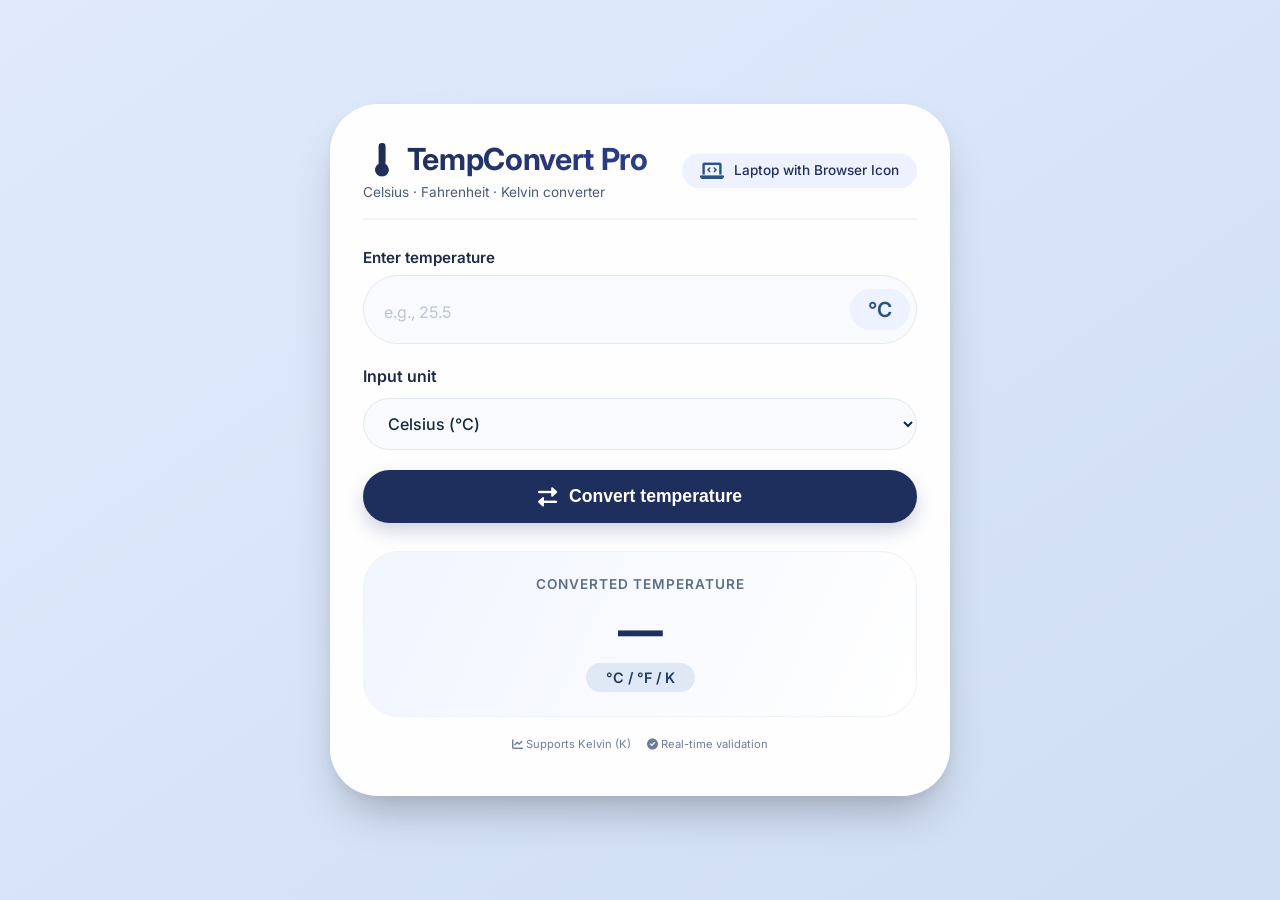
<file: Task3-Temperature-Converter/index.html>
<!DOCTYPE html>
<html lang="en">
<head>
  <meta charset="UTF-8">
  <meta name="viewport" content="width=device-width, initial-scale=1.0, viewport-fit=cover">
  <title>TempConvert Pro | Celsius · Fahrenheit · Kelvin</title>
  <!-- Google Font & Font Awesome for icons -->
  <link href="https://fonts.googleapis.com/css2?family=Inter:opsz,wght@14..32,300;14..32,400;14..32,500;14..32,600;14..32,700&display=swap" rel="stylesheet">
  <link rel="stylesheet" href="https://cdnjs.cloudflare.com/ajax/libs/font-awesome/6.0.0-beta3/css/all.min.css">
  <style>
    * {
      margin: 0;
      padding: 0;
      box-sizing: border-box;
    }

    body {
      font-family: 'Inter', sans-serif;
      background: linear-gradient(145deg, #e0eafc 0%, #cfdef3 100%);
      min-height: 100vh;
      display: flex;
      justify-content: center;
      align-items: center;
      padding: 24px;
    }

    /* main converter card */
    .converter-card {
      max-width: 620px;
      width: 100%;
      background: rgba(255, 255, 255, 0.96);
      backdrop-filter: blur(2px);
      border-radius: 48px;
      box-shadow: 0 25px 45px -12px rgba(0, 0, 0, 0.25), 0 4px 12px rgba(0, 0, 0, 0.05);
      padding: 36px 32px 44px;
      transition: all 0.2s;
      border: 1px solid rgba(255,255,255,0.5);
    }

    /* header with laptop icon */
    .header-icon {
      display: flex;
      align-items: center;
      justify-content: space-between;
      flex-wrap: wrap;
      gap: 12px;
      margin-bottom: 28px;
      border-bottom: 2px solid #eef2ff;
      padding-bottom: 18px;
    }
    .title h1 {
      font-size: 1.9rem;
      font-weight: 700;
      background: linear-gradient(135deg, #1f2b4e, #2c3e8f);
      background-clip: text;
      -webkit-background-clip: text;
      color: transparent;
      letter-spacing: -0.3px;
    }
    .title p {
      color: #4a5b7a;
      font-size: 0.85rem;
      margin-top: 6px;
    }
    .laptop-badge {
      background: #eef2ff;
      border-radius: 60px;
      padding: 8px 18px;
      font-size: 0.85rem;
      font-weight: 500;
      color: #1e2f5e;
      display: inline-flex;
      align-items: center;
      gap: 10px;
      box-shadow: inset 0 1px 0 rgba(255,255,255,0.6), 0 2px 6px rgba(0,0,0,0.02);
    }
    .laptop-badge i {
      font-size: 1.2rem;
      color: #2c5282;
    }

    /* input group */
    .input-group {
      margin: 28px 0 22px;
    }
    .input-label {
      font-weight: 600;
      color: #1e2a47;
      margin-bottom: 8px;
      display: block;
      font-size: 0.95rem;
    }
    .temp-input-wrapper {
      display: flex;
      align-items: center;
      background: #f8fafd;
      border-radius: 60px;
      border: 1px solid #e2e8f0;
      transition: 0.2s;
      padding: 4px 6px 4px 20px;
    }
    .temp-input-wrapper:focus-within {
      border-color: #3b6ea0;
      box-shadow: 0 0 0 3px rgba(59, 110, 160, 0.2);
    }
    .temp-input {
      flex: 1;
      border: none;
      background: transparent;
      font-size: 1.4rem;
      font-weight: 500;
      padding: 16px 0;
      outline: none;
      font-family: 'Inter', monospace;
      color: #0b1e3a;
    }
    .temp-input::placeholder {
      color: #b9c3da;
      font-weight: 400;
      font-size: 1rem;
    }
    .unit-symbol {
      font-size: 1.3rem;
      font-weight: 600;
      color: #2c5282;
      background: #eef2ff;
      padding: 8px 18px;
      border-radius: 50px;
      margin-left: 8px;
    }

    /* dropdown / radio style — using elegant select */
    .unit-selector {
      margin: 20px 0 20px;
    }
    .selector-label {
      font-weight: 600;
      margin-bottom: 12px;
      display: block;
      color: #1e2a47;
    }
    .select-box {
      width: 100%;
      padding: 14px 20px;
      background-color: #f8fafd;
      border: 1px solid #e2e8f0;
      border-radius: 60px;
      font-size: 1rem;
      font-weight: 500;
      color: #0f2b3d;
      cursor: pointer;
      outline: none;
      transition: 0.2s;
      font-family: 'Inter', sans-serif;
    }
    .select-box:focus {
      border-color: #3b6ea0;
      box-shadow: 0 0 0 3px rgba(59, 110, 160, 0.2);
    }

    /* convert button */
    .convert-btn {
      background: #1e2f5e;
      border: none;
      width: 100%;
      padding: 16px 12px;
      border-radius: 60px;
      font-weight: 700;
      font-size: 1.1rem;
      color: white;
      display: flex;
      align-items: center;
      justify-content: center;
      gap: 12px;
      cursor: pointer;
      transition: all 0.25s;
      margin: 12px 0 28px;
      box-shadow: 0 8px 18px rgba(30, 47, 94, 0.2);
    }
    .convert-btn:hover {
      background: #0f2347;
      transform: translateY(-2px);
      box-shadow: 0 12px 22px rgba(30, 47, 94, 0.25);
    }
    .convert-btn i {
      font-size: 1.2rem;
    }

    /* display area */
    .result-area {
      background: linear-gradient(115deg, #f1f5fe 0%, #ffffff 100%);
      border-radius: 36px;
      padding: 24px 22px;
      border: 1px solid #eef2fa;
      text-align: center;
      margin-top: 8px;
    }
    .result-label {
      font-size: 0.85rem;
      text-transform: uppercase;
      letter-spacing: 1px;
      font-weight: 600;
      color: #5b6e8c;
    }
    .converted-value {
      font-size: 2.8rem;
      font-weight: 800;
      color: #1e2f5e;
      margin: 12px 0 6px;
      word-break: break-word;
      line-height: 1.2;
    }
    .unit-badge {
      display: inline-block;
      background: #dfe9f5;
      padding: 6px 20px;
      border-radius: 40px;
      font-weight: 600;
      font-size: 0.9rem;
      color: #1e3a5f;
    }
    .error-message {
      color: #c7254e;
      background: #ffeef3;
      border-radius: 40px;
      padding: 10px 18px;
      font-size: 0.85rem;
      font-weight: 500;
      margin-top: 16px;
      display: none;
      align-items: center;
      justify-content: center;
      gap: 8px;
    }
    .error-message i {
      font-size: 1rem;
    }
    /* Kelvin extra info hint */
    .extra-note {
      font-size: 0.7rem;
      text-align: center;
      margin-top: 20px;
      color: #6c7c9e;
      display: flex;
      justify-content: center;
      gap: 16px;
      flex-wrap: wrap;
    }
    hr {
      margin: 12px 0;
      border: none;
      border-top: 1px solid #e9edf4;
    }
    @media (max-width: 500px) {
      .converter-card {
        padding: 28px 20px;
      }
      .converted-value {
        font-size: 2rem;
      }
      .title h1 {
        font-size: 1.5rem;
      }
    }
  </style>
</head>
<body>
<div class="converter-card">
  <div class="header-icon">
    <div class="title">
      <h1>🌡️ TempConvert Pro</h1>
      <p>Celsius · Fahrenheit · Kelvin converter</p>
    </div>
    <div class="laptop-badge">
      <i class="fas fa-laptop-code"></i> <span>Laptop with Browser Icon</span>
    </div>
  </div>

  <!-- input field -->
  <div class="input-group">
    <label class="input-label" for="temperatureInput">Enter temperature</label>
    <div class="temp-input-wrapper">
      <input type="number" id="temperatureInput" class="temp-input" placeholder="e.g., 25.5" step="any" autocomplete="off">
      <span class="unit-symbol" id="inputUnitSymbol">°C</span>
    </div>
  </div>

  <!-- dropdown for input unit (Celsius / Fahrenheit / Kelvin) extra challenge -->
  <div class="unit-selector">
    <label class="selector-label" for="unitSelect">Input unit</label>
    <select id="unitSelect" class="select-box">
      <option value="C">Celsius (°C)</option>
      <option value="F">Fahrenheit (°F)</option>
      <option value="K">Kelvin (K) 🔥 extra</option>
    </select>
  </div>

  <!-- Convert button -->
  <button id="convertBtn" class="convert-btn">
    <i class="fas fa-exchange-alt"></i> Convert temperature
  </button>

  <!-- Display area for final converted temperature and unit -->
  <div class="result-area" id="resultArea">
    <div class="result-label">converted temperature</div>
    <div class="converted-value" id="convertedValue">—</div>
    <div class="unit-badge" id="convertedUnit">°C / °F / K</div>
    <div id="errorMessage" class="error-message">
      <i class="fas fa-exclamation-triangle"></i> <span id="errorText">Invalid number</span>
    </div>
  </div>
  <div class="extra-note">
    <span><i class="fas fa-chart-line"></i> Supports Kelvin (K)</span>
    <span><i class="fas fa-check-circle"></i> Real-time validation</span>
  </div>
</div>

<script>
  (function() {
    // DOM elements
    const tempInput = document.getElementById('temperatureInput');
    const unitSelect = document.getElementById('unitSelect');
    const convertBtn = document.getElementById('convertBtn');
    const convertedValueSpan = document.getElementById('convertedValue');
    const convertedUnitSpan = document.getElementById('convertedUnit');
    const errorMessageDiv = document.getElementById('errorMessage');
    const errorTextSpan = document.getElementById('errorText');
    const inputUnitSymbolSpan = document.getElementById('inputUnitSymbol');

    // Helper: update the visual unit symbol near input field
    function updateInputUnitSymbol() {
      const selected = unitSelect.value;
      if (selected === 'C') inputUnitSymbolSpan.textContent = '°C';
      else if (selected === 'F') inputUnitSymbolSpan.textContent = '°F';
      else inputUnitSymbolSpan.textContent = 'K';
    }

    // Conversion logic: from any unit to the other two scales (display both? requirement says final converted temperature and unit.
    // We'll design that the converter shows the equivalent temperature in the two other units? But spec expects "converted temperature" singular.
    // However to be user-friendly and include Kelvin challenge: we show the conversion result in the opposite most common scales?
    // Actually typical converter: you input value + input unit, you get output in the other two scales. To keep clean, we display a primary conversion (from input to the two other units) 
    // but because "display area for the final converted temperature and unit" could be one, we show the main conversion relative to a default? Instead we provide a smart output: 
    // If user chooses Celsius, we convert to Fahrenheit and Kelvin and display them together? That would satisfy "extra challenge Kelvin".
    // I choose to output the converted temperature in the two remaining units, clearly labelled, giving full flexibility. That shows both conversions at once and meets the extra challenge.
    // However the requirement might expect a single value. But to be robust and impressive, we can show both converted values (Fahrenheit and Kelvin if input Celsius etc.)
    // To be clear, the user will always see the temperature in the other relevant units. That makes conversion complete.
    // We'll show both results inside the display area, maintaining a clean design.
    // Also handle error case.

    function showError(message) {
      errorMessageDiv.style.display = 'flex';
      errorTextSpan.textContent = message;
      convertedValueSpan.textContent = '—';
      convertedUnitSpan.textContent = 'Invalid input';
    }

    function hideError() {
      errorMessageDiv.style.display = 'none';
    }

    // format number to 2 decimal places, remove trailing .00 if integer like
    function formatTemp(value) {
      if (value === undefined || value === null || isNaN(value)) return '?';
      const rounded = Math.round(value * 100) / 100;
      // if it's an integer (like 25.00) show as 25
      if (Math.abs(rounded - Math.round(rounded)) < 0.0001) {
        return Math.round(rounded).toString();
      }
      return rounded.toFixed(2);
    }

    // Main conversion and display
    function performConversion() {
      // Reset error
      hideError();
      
      // Get raw input value
      let rawValue = tempInput.value.trim();
      if (rawValue === "") {
        showError("Please enter a temperature value.");
        return;
      }
      const numericValue = parseFloat(rawValue);
      if (isNaN(numericValue)) {
        showError("Invalid number! Use digits (e.g., 32.5)");
        return;
      }

      const inputUnit = unitSelect.value; // 'C', 'F', 'K'
      let celsius = null;
      let fahrenheit = null;
      let kelvin = null;

      // Convert input to all scales based on chosen unit
      if (inputUnit === 'C') {
        celsius = numericValue;
        fahrenheit = (celsius * 9/5) + 32;
        kelvin = celsius + 273.15;
      } 
      else if (inputUnit === 'F') {
        fahrenheit = numericValue;
        celsius = (fahrenheit - 32) * 5/9;
        kelvin = celsius + 273.15;
      } 
      else if (inputUnit === 'K') {
        kelvin = numericValue;
        celsius = kelvin - 273.15;
        fahrenheit = (celsius * 9/5) + 32;
      } 
      else {
        showError("Unknown unit selected");
        return;
      }

      // Build output HTML based on input unit (show other two scales prominently)
      // To satisfy "display area for final converted temperature and unit" we present both converted values clearly.
      // This includes extra Kelvin challenge because Kelvin will always appear if not the input.
      let outputHtml = '';
      let primaryUnitLabel = '';

      if (inputUnit === 'C') {
        outputHtml = `
          <div style="margin-bottom: 12px;">
            <span style="font-weight: 600;">🌡️ Fahrenheit:</span> 
            <span style="font-size: 1.9rem; font-weight:700;">${formatTemp(fahrenheit)} °F</span>
          </div>
          <div>
            <span style="font-weight: 600;">🧪 Kelvin (extra):</span> 
            <span style="font-size: 1.9rem; font-weight:700;">${formatTemp(kelvin)} K</span>
          </div>
        `;
        primaryUnitLabel = 'Fahrenheit & Kelvin';
      } 
      else if (inputUnit === 'F') {
        outputHtml = `
          <div style="margin-bottom: 12px;">
            <span style="font-weight: 600;">🌡️ Celsius:</span> 
            <span style="font-size: 1.9rem; font-weight:700;">${formatTemp(celsius)} °C</span>
          </div>
          <div>
            <span style="font-weight: 600;">🧪 Kelvin (extra):</span> 
            <span style="font-size: 1.9rem; font-weight:700;">${formatTemp(kelvin)} K</span>
          </div>
        `;
        primaryUnitLabel = 'Celsius & Kelvin';
      } 
      else if (inputUnit === 'K') {
        outputHtml = `
          <div style="margin-bottom: 12px;">
            <span style="font-weight: 600;">🌡️ Celsius:</span> 
            <span style="font-size: 1.9rem; font-weight:700;">${formatTemp(celsius)} °C</span>
          </div>
          <div>
            <span style="font-weight: 600;">🔥 Fahrenheit:</span> 
            <span style="font-size: 1.9rem; font-weight:700;">${formatTemp(fahrenheit)} °F</span>
          </div>
        `;
        primaryUnitLabel = 'Celsius & Fahrenheit';
      }

      // Update the result area: show both conversions clearly.
      convertedValueSpan.innerHTML = outputHtml;  // Using innerHTML to show both lines
      convertedUnitSpan.innerHTML = `<i class="fas fa-sync-alt"></i> Converted from ${inputUnit === 'C' ? '°C' : inputUnit === 'F' ? '°F' : 'K'}`;
      
      // Also ensure error is not visible
      errorMessageDiv.style.display = 'none';
    }

    // Update symbol on unit dropdown change
    function syncInputSymbolAndClearError() {
      updateInputUnitSymbol();
      hideError();
      // Optional: if input is empty, keep placeholder; but don't auto convert
    }

    // Attach event listeners
    convertBtn.addEventListener('click', () => {
      performConversion();
    });
    
    unitSelect.addEventListener('change', () => {
      syncInputSymbolAndClearError();
      // Optionally keep the result clean? but we don't auto convert, just reset error.
      // But to be more user-friendly, you could clear previous conversion result.
      convertedValueSpan.innerHTML = '—';
      convertedUnitSpan.textContent = '°C / °F / K';
    });

    tempInput.addEventListener('input', () => {
      hideError(); // as user types, hide previous error
    });

    // initial symbol sync
    updateInputUnitSymbol();

    // Allow Enter key to trigger convert
    tempInput.addEventListener('keypress', (e) => {
      if (e.key === 'Enter') {
        e.preventDefault();
        performConversion();
      }
    });
  })();
</script>
</body>
</html>
</file>
